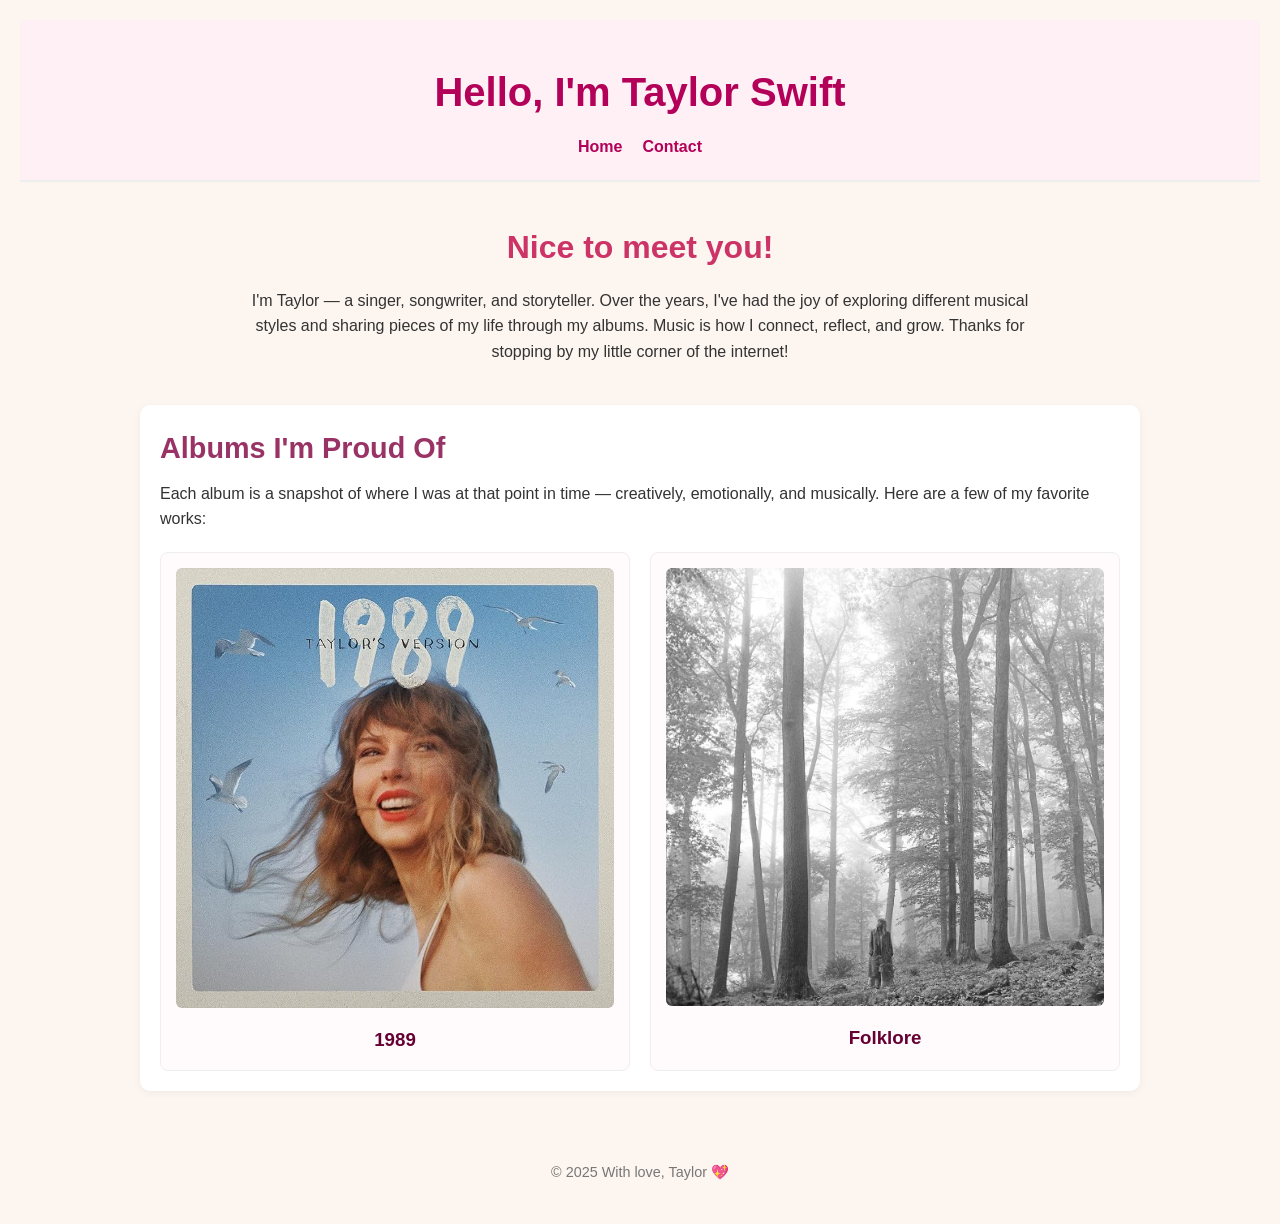
<file: index.html>
<!DOCTYPE html>
<html lang="en">
  <!-- Trigger GitHub Pages redeploy -->
<!-- Site Head test 1 -->
<head>
  <meta charset="UTF-8" />
  <meta name="viewport" content="width=device-width, initial-scale=1.0" />
  <title>Taylor Swift | Portfolio</title>
  <link rel="stylesheet" href="style.css" />
</head>
<body>
  <!-- Site Header -->
  <header>
    <h1>Hello, I'm Taylor Swift</h1>
    <nav>
      <ul>
        <li><a href="index.html">Home</a></li>
        <li><a href="contact.html">Contact</a></li>
      </ul>
    </nav>
  </header>

  <!-- About Me Section -->
  <section class="about">
    <h2>Nice to meet you!</h2>
    <p>
      I'm Taylor — a singer, songwriter, and storyteller. Over the years, I've had the joy of exploring different musical styles and sharing pieces of my life through my albums. Music is how I connect, reflect, and grow. Thanks for stopping by my little corner of the internet!
    </p>
  </section>

  <!-- Projects Section (Albums) -->
  <section class="projects">
    <h2>Albums I'm Proud Of</h2>
    <p>
      Each album is a snapshot of where I was at that point in time — creatively, emotionally, and musically. Here are a few of my favorite works:
    </p>
    <div class="project-grid">
      <!-- 1989 Album Card (Now on the left) -->
      <div class="project-card" onclick="showProject('1989')">
        <img src="images/1989.jpg" alt="1989 Album" />
        <h3>1989</h3>
      </div>
      <!-- Folklore Album Card (Now on the right) -->
      <div class="project-card" onclick="showProject('folklore')">
        <img src="images/folklore.jpg" alt="Folklore Album" />
        <h3>Folklore</h3>
      </div>
    </div>
  </section>

  <!-- Modal for Project Details -->
  <div id="modal" class="modal hidden">
    <div class="modal-content">
      <span class="close-button" onclick="closeModal()">&times;</span>
      <div id="modal-body"></div>
    </div>
  </div>

  <!-- Site Footer -->
  <footer>
    <p>&copy; 2025 With love, Taylor 💖</p>
  </footer>

  <!-- JavaScript File -->
  <script src="script.js"></script>
</body>
</html>
</file>
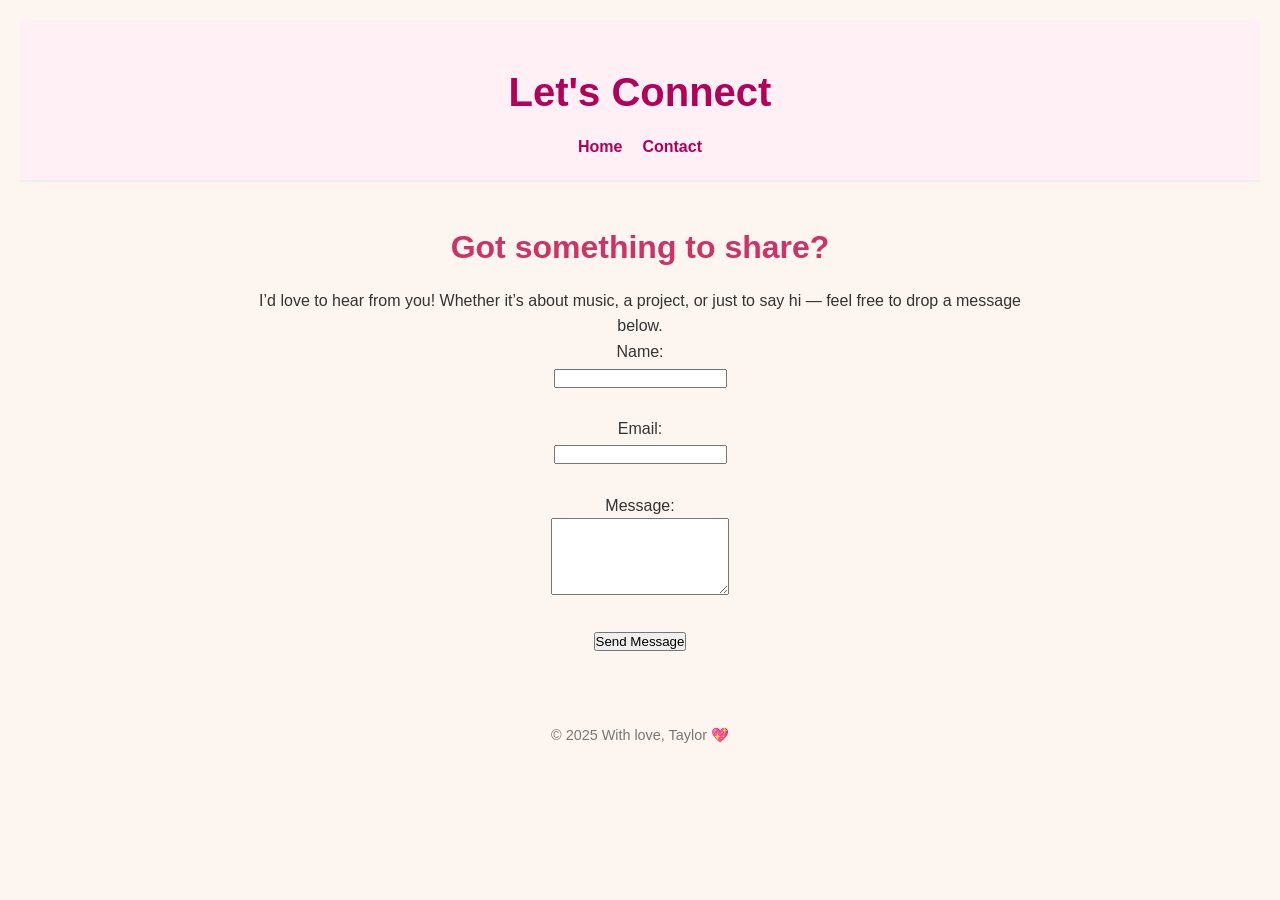
<file: contact.html>
<!DOCTYPE html>
<html lang="en">
<head>
  <meta charset="UTF-8" />
  <meta name="viewport" content="width=device-width, initial-scale=1.0" />
  <title>Contact | Taylor Swift</title>
  <link rel="stylesheet" href="style.css" />
</head>
<body>
  <!-- Simple header for navigation -->
  <header>
    <h1>Let's Connect</h1>
    <nav>
      <ul>
        <li><a href="index.html">Home</a></li>
        <li><a href="contact.html">Contact</a></li>
      </ul>
    </nav>
  </header>

  <!-- Contact Form Section -->
  <section class="about">
    <h2>Got something to share?</h2>
    <p>I’d love to hear from you! Whether it’s about music, a project, or just to say hi — feel free to drop a message below.</p>

    <!-- Basic contact form -->
    <form action="thankyou.html" method="GET" class="contact-form">

      <label for="name">Name:</label><br />
      <input type="text" id="name" name="name" required /><br /><br />

      <label for="email">Email:</label><br />
      <input type="email" id="email" name="email" required /><br /><br />

      <label for="message">Message:</label><br />
      <textarea id="message" name="message" rows="5" required></textarea><br /><br />

      <button type="submit">Send Message</button>
    </form>
  </section>

  <!-- Footer -->
  <footer>
    <p>&copy; 2025 With love, Taylor 💖</p>
  </footer>
</body>
</html>
</file>
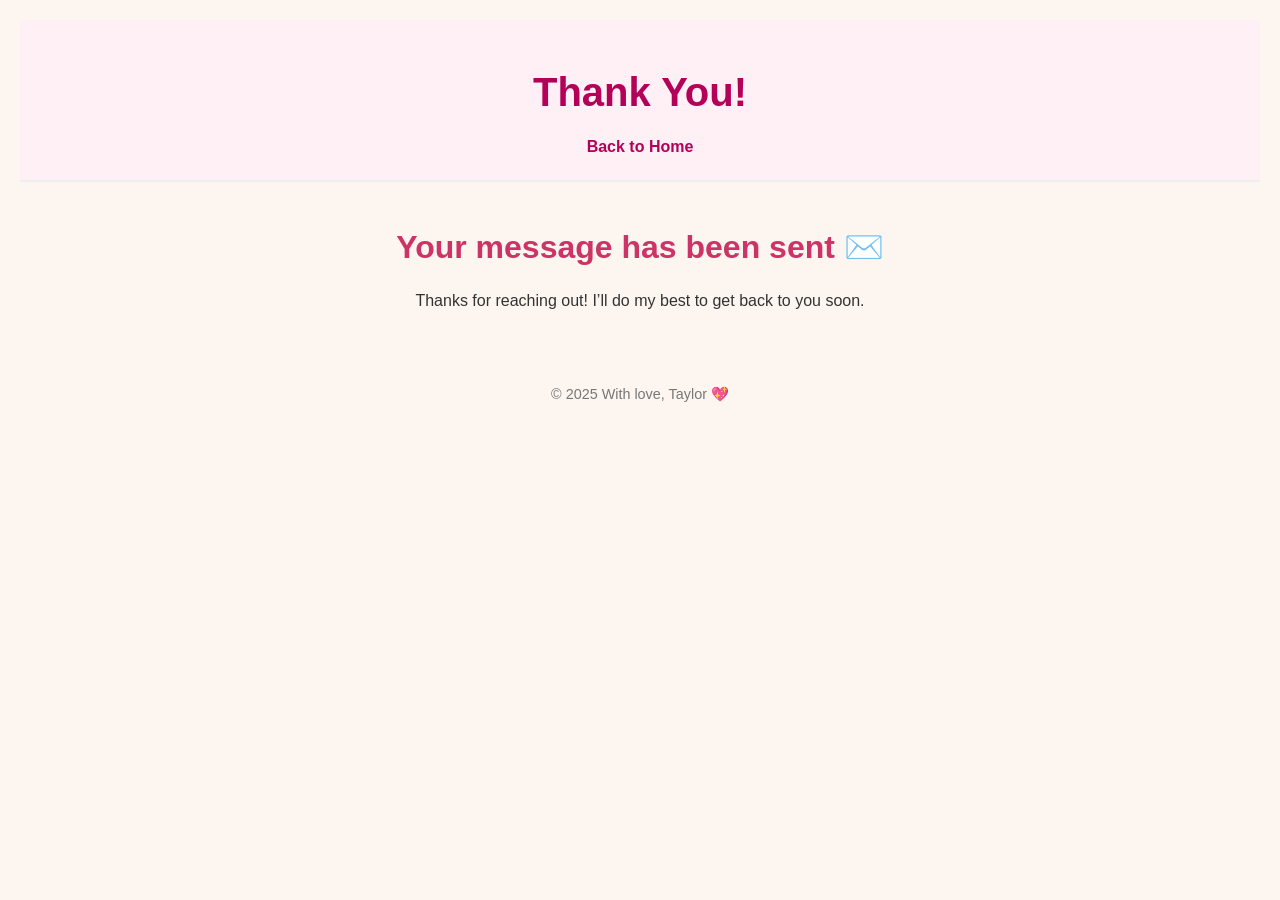
<file: thankyou.html>
<!DOCTYPE html>
<html lang="en">
<head>
  <meta charset="UTF-8" />
  <meta name="viewport" content="width=device-width, initial-scale=1.0" />
  <title>Thanks!</title>
  <link rel="stylesheet" href="style.css" />
</head>
<body>
  <header>
    <h1>Thank You!</h1>
    <nav>
      <ul>
        <li><a href="index.html">Back to Home</a></li>
      </ul>
    </nav>
  </header>

  <section class="about">
    <h2>Your message has been sent ✉️</h2>
    <p>Thanks for reaching out! I’ll do my best to get back to you soon.</p>
  </section>

  <footer>
    <p>&copy; 2025 With love, Taylor 💖</p>
  </footer>
</body>
</html>
</file>
<file: style.css>
/* === Reset some default browser styles === */
* {
    margin: 0;
    padding: 0;
    box-sizing: border-box;
  }
  
  body {
    font-family: 'Segoe UI', Tahoma, Geneva, Verdana, sans-serif;
    line-height: 1.6;
    background-color: #fdf6f0; /* Soft pastel background */
    color: #333;
    padding: 20px;
  }
  
  /* === Header Styles === */
  header {
    text-align: center;
    padding: 40px 0 20px;
    background-color: #fff0f5;
    border-bottom: 2px solid #eee;
  }
  
  header h1 {
    font-size: 2.5rem;
    color: #b30059;
    margin-bottom: 10px;
  }
  
  nav ul {
    list-style: none;
    display: flex;
    justify-content: center;
    gap: 20px;
  }
  
  nav a {
    text-decoration: none;
    color: #b30059;
    font-weight: bold;
  }
  
  nav a:hover {
    text-decoration: underline;
  }
  
  /* === About Section === */
  .about {
    max-width: 800px;
    margin: 40px auto;
    text-align: center;
  }
  
  .about h2 {
    font-size: 2rem;
    color: #cc3366;
    margin-bottom: 15px;
  }
  
  /* === Projects Section === */
  .projects {
    max-width: 1000px;
    margin: 40px auto;
    padding: 20px;
    background-color: #ffffff;
    border-radius: 10px;
    box-shadow: 0 2px 8px rgba(0, 0, 0, 0.05);
  }
  
  .projects h2 {
    font-size: 1.8rem;
    color: #993366;
    margin-bottom: 10px;
  }
  
  .project-grid {
    display: grid;
    grid-template-columns: repeat(auto-fit, minmax(250px, 1fr));
    gap: 20px;
    margin-top: 20px;
  }
  
  .project-card {
    background-color: #fffafc;
    border: 1px solid #eee;
    border-radius: 8px;
    padding: 15px;
    text-align: center;
    cursor: pointer;
    transition: transform 0.2s ease-in-out;
  }
  
  .project-card:hover {
    transform: scale(1.03);
    box-shadow: 0 4px 10px rgba(0, 0, 0, 0.1);
  }
  
  .project-card img {
    max-width: 100%;
    border-radius: 6px;
  }
  
  .project-card h3 {
    margin-top: 10px;
    color: #660033;
  }
  
  /* === Modal Styles === */
  .modal {
    position: fixed;
    top: 0;
    left: 0;
    width: 100vw;
    height: 100vh;
    background-color: rgba(0, 0, 0, 0.5);
    display: flex;
    align-items: center;
    justify-content: center;
    z-index: 1000;
  }
  
  .modal.hidden {
    display: none;
  }
  
  .modal-content {
    background-color: #fff;
    padding: 30px;
    border-radius: 10px;
    width: 90%;
    max-width: 500px;
    text-align: center;
  }
  
  .close-button {
    float: right;
    font-size: 1.5rem;
    cursor: pointer;
  }
  
  /* === Footer Styles === */
  footer {
    text-align: center;
    padding: 20px;
    margin-top: 50px;
    color: #777;
    font-size: 0.9rem;
  }
</file>
